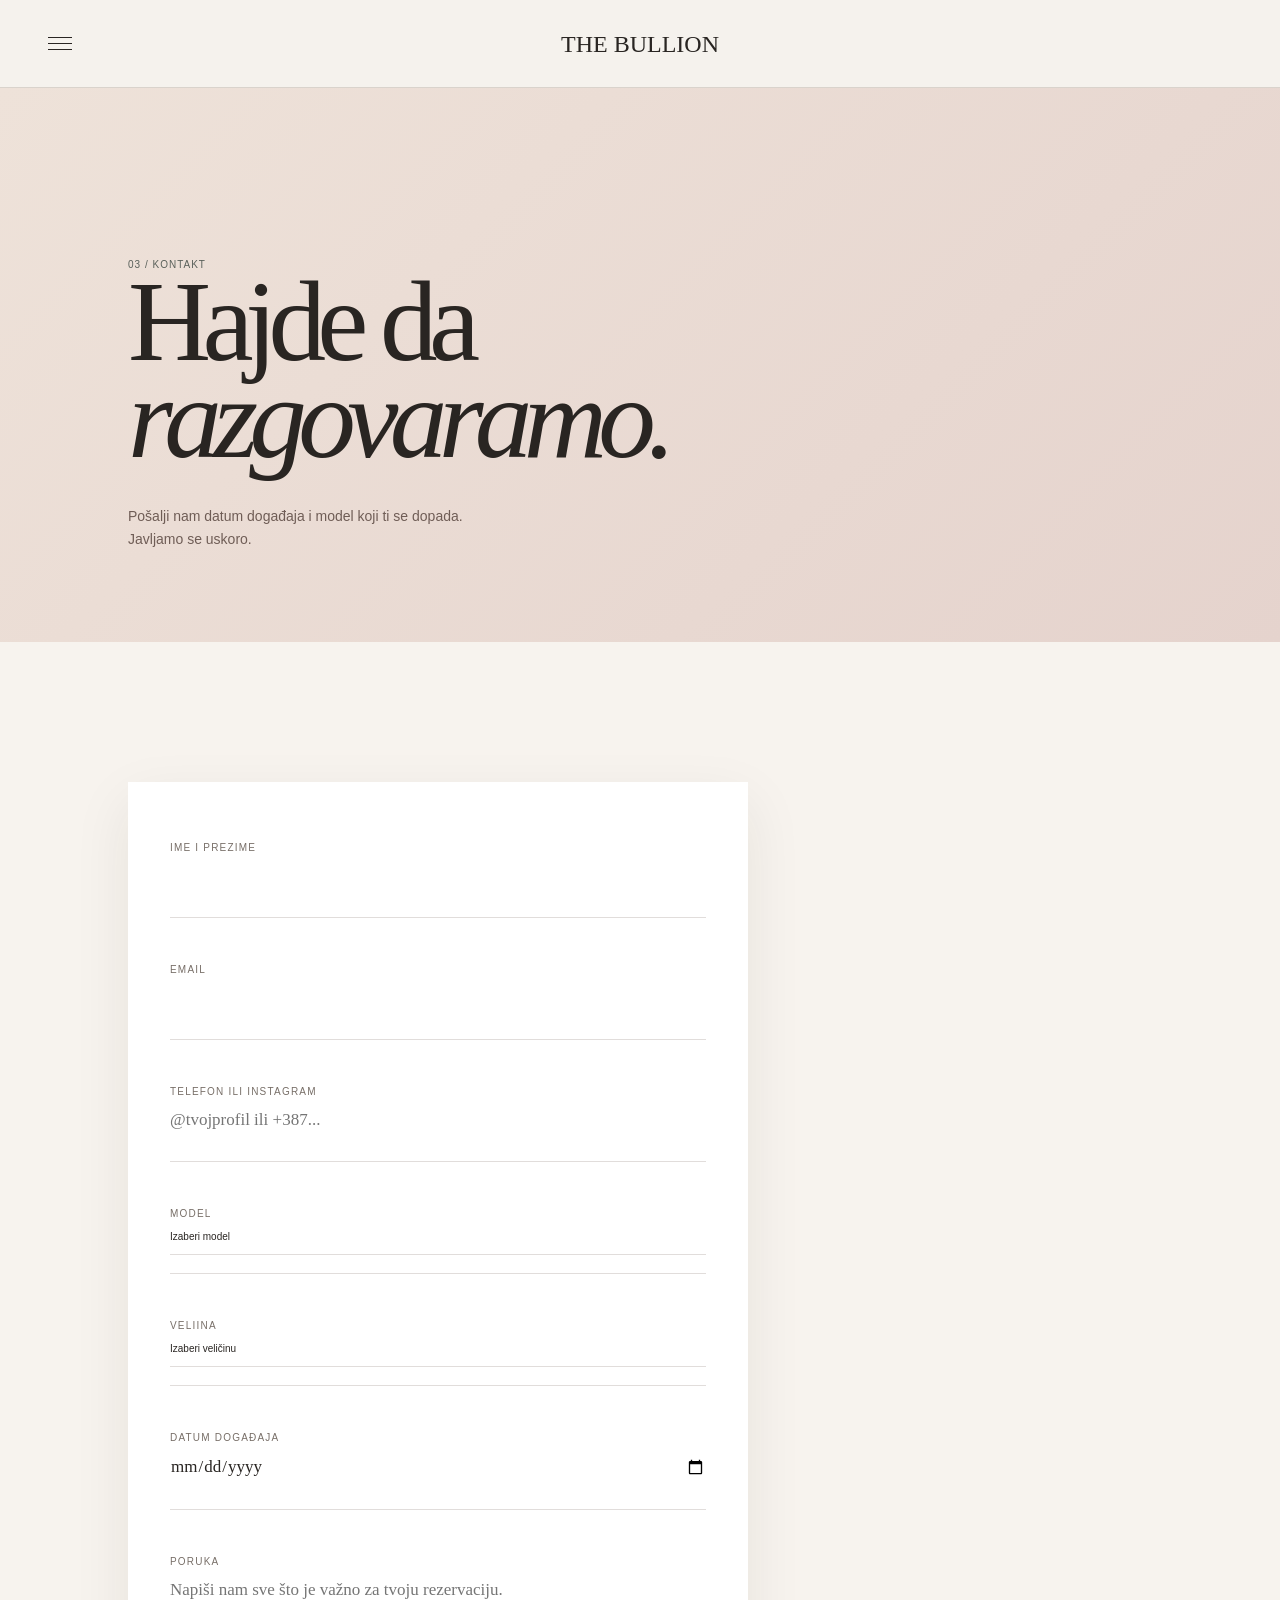
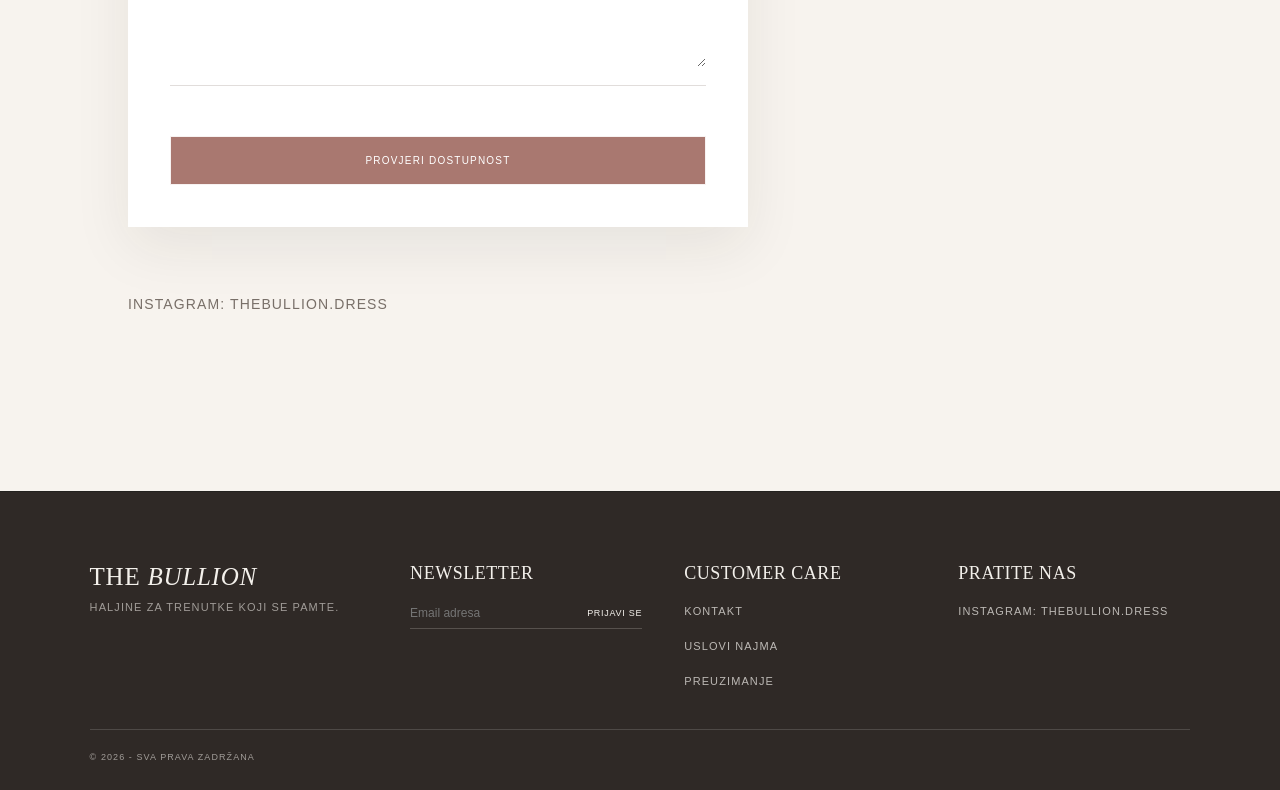
<file: pages/kontakt.html>
<!doctype html><html lang="sr"><head><meta charset="utf-8"><meta name="viewport" content="width=device-width,initial-scale=1"><meta name="description" content="Provjeri dostupnost haljine i zakaži privatnu probu u The Bullion atelieru."><meta name="theme-color" content="#f5f2ed"><meta property="og:title" content="Kontakt | The Bullion"><meta property="og:description" content="Provjeri dostupnost i zakaži privatnu probu."><meta property="og:type" content="website"><title>Kontakt | The Bullion</title><link rel="icon" href="../assets/favicon.svg" type="image/svg+xml"><link rel="canonical" href="http://127.0.0.1:8000/pages/kontakt.html"><link rel="stylesheet" href="../css/site-bundle.css?v=202610022121"></head><body><header class="site-header"><a class="wordmark" href="../index.html">THE BULLION</a><nav class="main-nav"><a href="kolekcija.html">Kolekcija</a><a href="atelier.html">Atelier</a><a href="kontakt.html">Kontakt</a></nav><button class="menu-button" aria-label="Otvori meni" aria-expanded="false"><span></span><span></span></button></header><main><section class="page-hero"><p class="section-label">03 / Kontakt</p><h1>Hajde da<br><em>razgovaramo.</em></h1><p>Pošalji nam datum događaja i model koji ti se dopada. Javljamo se uskoro.</p></section><section class="page-copy"><form class="contact-form"><label for="contact-name">Ime i prezime<input id="contact-name" name="name" type="text" autocomplete="name" required></label><label for="contact-email">Email<input id="contact-email" name="email" type="email" autocomplete="email" required></label><label for="contact-phone">Telefon ili Instagram<input id="contact-phone" name="phone" type="text" autocomplete="tel" placeholder="@tvojprofil ili +387..."></label><label for="contact-model">Model<select id="contact-model" name="model"><option value="">Izaberi model</option></select></label><label for="contact-size">Veliina<select id="contact-size" name="size"><option value="">Izaberi veličinu</option><option>XS</option><option>S</option><option>M</option><option>L</option><option>XL</option></select></label><label for="contact-date">Datum događaja<input id="contact-date" name="event-date" type="date"></label><label for="contact-message">Poruka<textarea id="contact-message" name="message" placeholder="Napiši nam sve što je važno za tvoju rezervaciju."></textarea></label><input type="hidden" name="wishlist"><button class="button" type="submit">Provjeri dostupnost</button></form><p class="contact-detail">Instagram: <a href="https://www.instagram.com/thebullion.dress" target="_blank" rel="noreferrer">thebullion.dress</a></p></section></main><footer class="site-footer"><span>© 2026 The Bullion</span><span>Privatne probe uz zakazivanje</span><span><a href="https://www.instagram.com/thebullion.dress" target="_blank" rel="noreferrer">Instagram</a></span></footer><script src="../js/site.js?v=202610031124"></script></body></html>
</file>
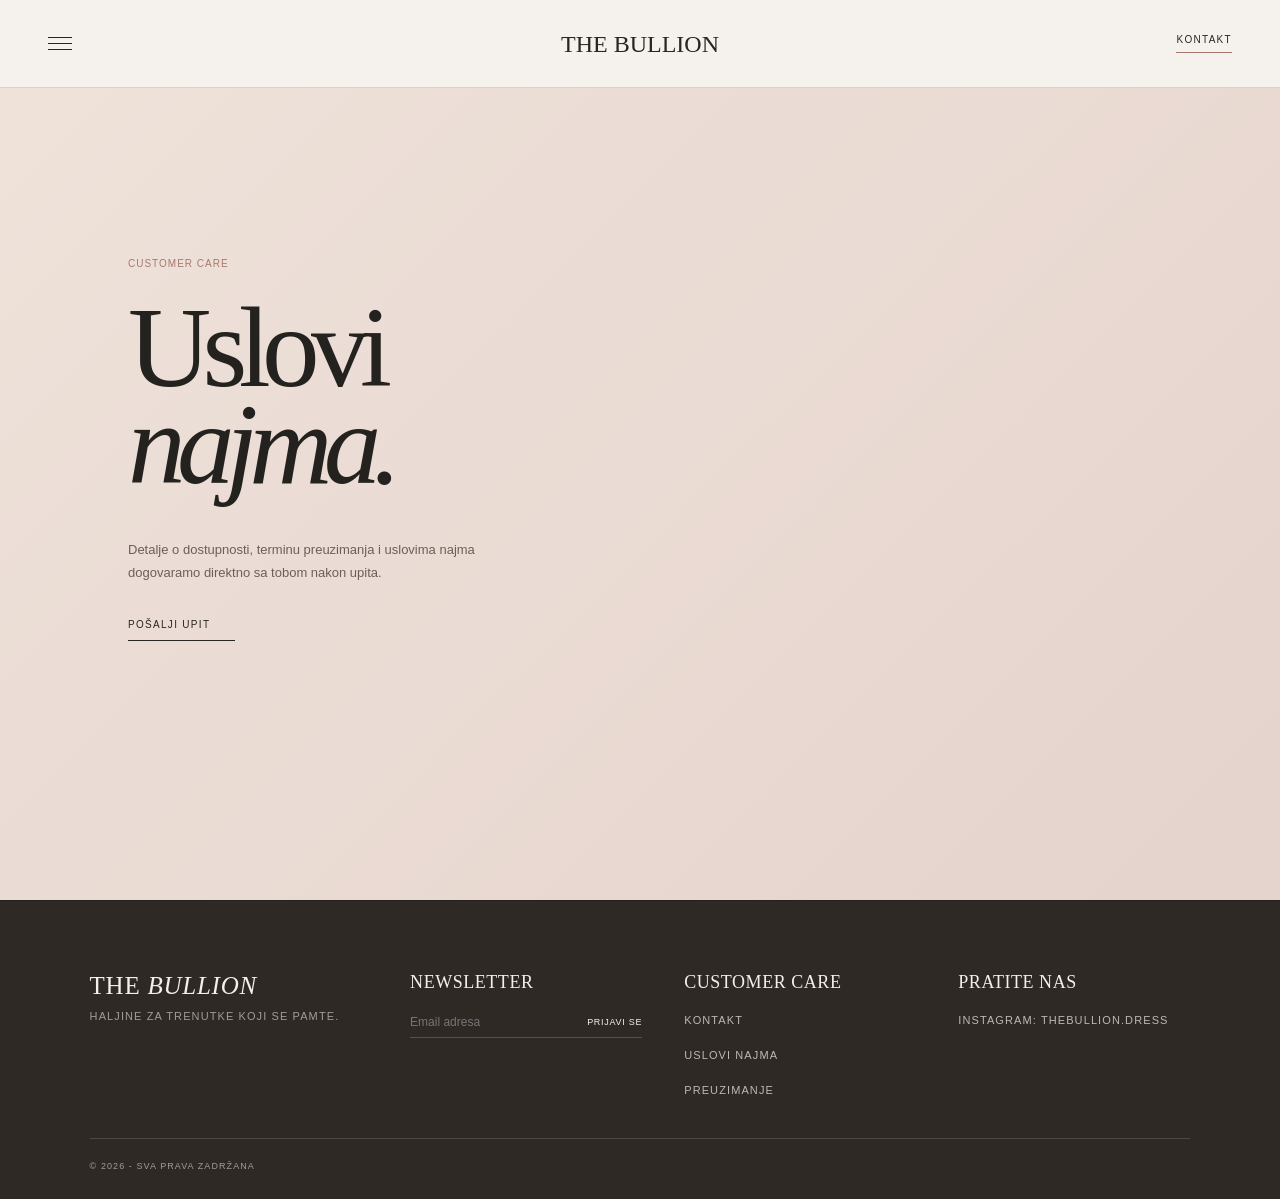
<file: pages/returns.html>
<!doctype html><html lang="sr"><head><meta charset="utf-8"><meta name="viewport" content="width=device-width,initial-scale=1"><title>Uslovi najma | The Bullion</title><link rel="stylesheet" href="../css/site-bundle.css?v=202610022121"></head><body><header class="site-header inner-header"><a class="wordmark" href="../index.html">THE BULLION</a><nav class="main-nav"><a href="the-selection.html">The Collection</a><a href="atelier.html">The Atelier</a></nav><a class="header-contact" href="kontakt.html">Kontakt</a></header><main class="text-page"><p class="section-label">Customer care</p><h1>Uslovi<br><em>najma.</em></h1><p>Detalje o dostupnosti, terminu preuzimanja i uslovima najma dogovaramo direktno sa tobom nakon upita.</p><a class="text-link" href="kontakt.html">Pošalji upit <span></span></a></main><footer class="site-footer"><span>© 2026 The Bullion</span><span>Privatne probe uz zakazivanje</span></footer><script src="../js/site.js?v=202610031124"></script></body></html>
</file>
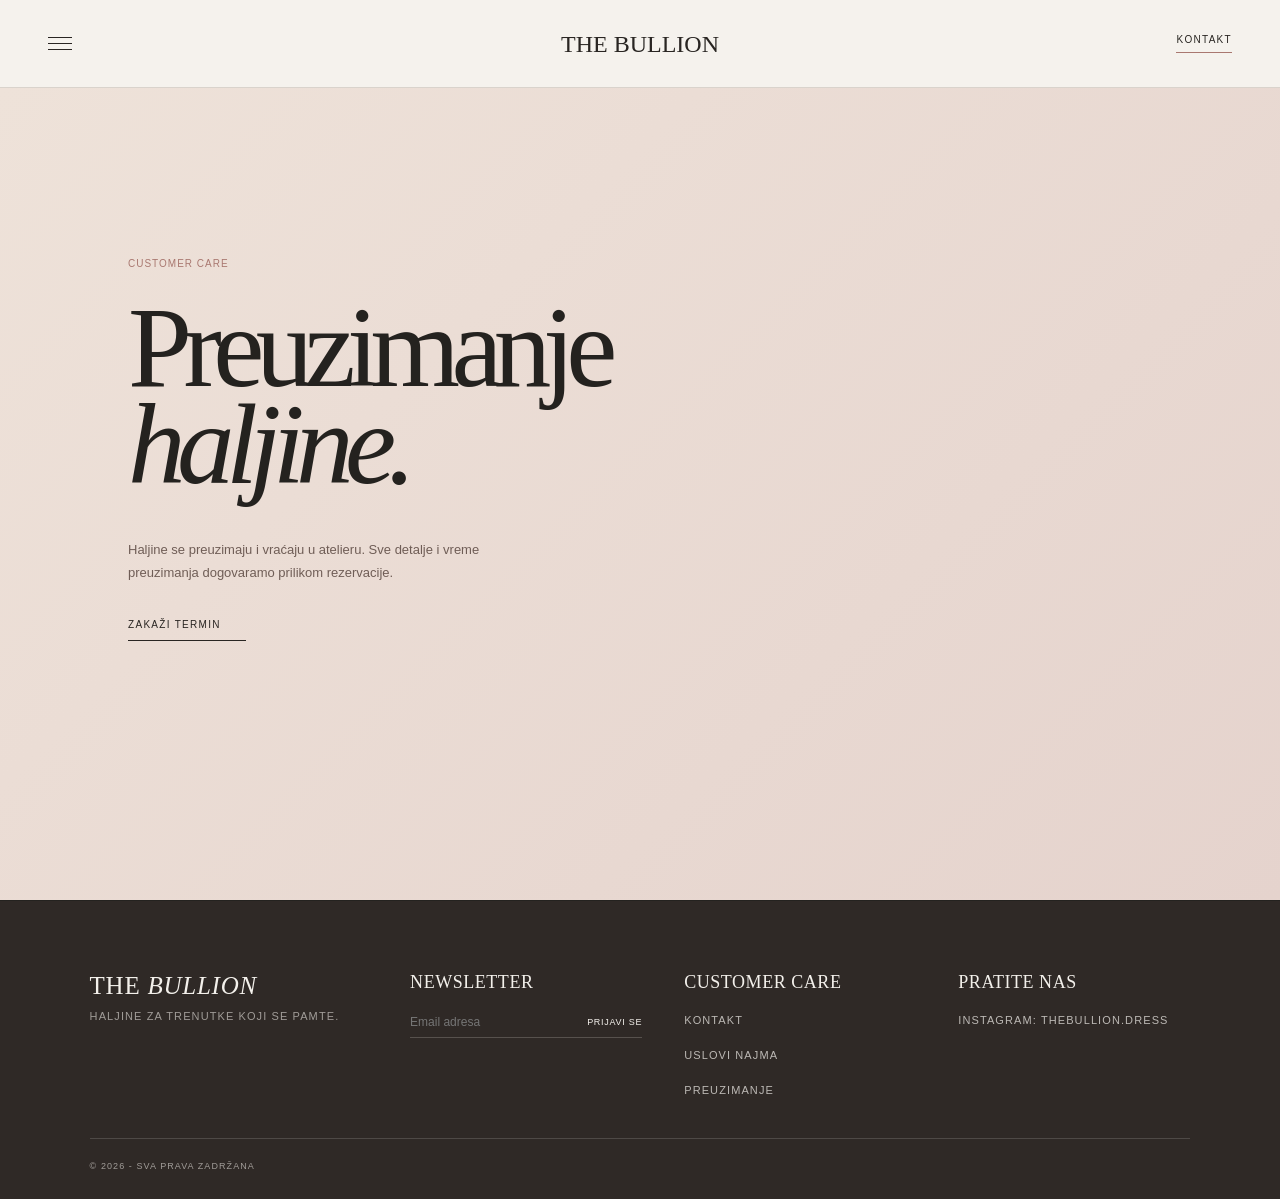
<file: pages/shipping.html>
<!doctype html><html lang="sr"><head><meta charset="utf-8"><meta name="viewport" content="width=device-width,initial-scale=1"><title>Preuzimanje | The Bullion</title><link rel="stylesheet" href="../css/site-bundle.css?v=202610022121"></head><body><header class="site-header inner-header"><a class="wordmark" href="../index.html">THE BULLION</a><nav class="main-nav"><a href="the-selection.html">The Collection</a><a href="atelier.html">The Atelier</a></nav><a class="header-contact" href="kontakt.html">Kontakt</a></header><main class="text-page"><p class="section-label">Customer care</p><h1>Preuzimanje<br><em>haljine.</em></h1><p>Haljine se preuzimaju i vraćaju u atelieru. Sve detalje i vreme preuzimanja dogovaramo prilikom rezervacije.</p><a class="text-link" href="kontakt.html">Zakaži termin <span></span></a></main><footer class="site-footer"><span>© 2026 The Bullion</span><span>Privatne probe uz zakazivanje</span></footer><script src="../js/site.js?v=202610031124"></script></body></html>
</file>
<file: css/site-bundle.css>
/* styles.css */
:root{--ink:#202522;--paper:#f3f0eb;--sage:#a8b3a0;--light:#dfe3dd;--line:rgba(32,37,34,.22);--serif:'Playfair Display',Georgia,serif;--sans:'DM Sans',Arial,sans-serif}*{box-sizing:border-box}html{scroll-behavior:smooth}body{margin:0;background:var(--paper);color:var(--ink);font:13px var(--sans)}body.site-ready{visibility:visible}a{color:inherit;text-decoration:none}.site-header{align-items:center;display:flex;justify-content:space-between;padding:25px 4.5vw;position:absolute;top:0;width:100%;z-index:5}.wordmark{font-size:17px;letter-spacing:-.05em}.wordmark em{font:500 20px var(--serif)}.main-nav{display:flex;gap:38px;margin-left:130px}.main-nav a,.section-label,.eyebrow,.dress-meta,.site-footer{font-size:10px;letter-spacing:.1em;text-transform:uppercase}.main-nav a:hover,.text-link:hover,.contact-email:hover{opacity:.55}.menu-button{background:none;border:0;cursor:pointer;display:none;padding:5px}.menu-button span{background:var(--ink);display:block;height:1px;margin:5px 0;width:23px}h1,h2,h3{font-family:var(--serif);font-weight:500;letter-spacing:-.055em;margin:0}h1{font-size:clamp(58px,8.3vw,130px);line-height:.9}h1 i,h2 em,h3 em{font-weight:500}h2{font-size:clamp(47px,6vw,88px);line-height:.93}.text-link{border-bottom:1px solid;display:inline-flex;font-size:11px;gap:25px;letter-spacing:.08em;margin-top:48px;padding-bottom:9px;text-transform:uppercase}.text-link span,.contact-email span{font-size:16px}.hero{background:var(--sage);min-height:760px;overflow:hidden;position:relative}.hero-photo,.page-hero-photo{background-position:center;background-size:cover}.hero-photo{background-image:url('https://images.unsplash.com/photo-1515372039744-b8f02a3ae446?auto=format&fit=crop&w=1800&q=88');height:100%;left:42%;position:absolute;top:0;width:58%}.hero-copy{left:10%;position:absolute;top:35%}.eyebrow,.section-label{margin:0 0 30px}.hero-note{bottom:43px;font:15px/1.25 var(--serif);position:absolute;right:4.5vw}.intro{padding:175px 10% 180px}.intro-content{display:grid;gap:12%;grid-template-columns:1fr 1fr;margin-left:18%}.intro-text{max-width:330px;padding-top:14px}.intro-text p,.collection-description,.contact-copy>p:not(.section-label),.process-grid p{color:#59605a;line-height:1.7;margin:0 0 20px}.collection{padding:0 4.5vw 185px}.section-heading{display:grid;grid-template-columns:1fr 1.5fr 1fr;padding-bottom:85px}.section-heading h2{grid-column:2}.collection-description{align-self:end;max-width:270px}.dress-grid{align-items:start;display:grid;gap:7.5vw 2.1vw;grid-template-columns:repeat(12,1fr)}.dress-card{grid-column:span 4}.dress-card-large{grid-column:span 5}.dress-card-offset{grid-column:8/span 4;margin-top:120px}.dress-card-wide{grid-column:4/span 5;margin-top:-20px}.dress-image{aspect-ratio:.76;background-position:center;background-size:cover;filter:saturate(.82);transition:.5s}.dress-card:hover .dress-image{filter:saturate(1);transform:scale(.985)}.image-two{background-image:url('https://images.unsplash.com/photo-1566174053879-31528523f8ae?auto=format&fit=crop&w=1000&q=85')}.image-three{background-image:url('https://images.unsplash.com/photo-1595777457583-95e059d581b8?auto=format&fit=crop&w=1000&q=85')}.image-four{background-image:url('https://images.unsplash.com/photo-1539008835657-9e8e9680c956?auto=format&fit=crop&w=1000&q=85')}.image-five{background-image:url('https://images.unsplash.com/photo-1550639525-c97d455acf70?auto=format&fit=crop&w=1200&q=85')}.dress-meta{align-items:center;display:grid;grid-template-columns:30px 1fr auto;padding-top:13px}.dress-meta strong{font-weight:500}.process{background:var(--light);padding:125px 10% 145px}.process-grid{display:grid;gap:8%;grid-template-columns:repeat(3,1fr);margin:75px 0 0 18%}.process-grid>div{border-top:1px solid var(--line);padding-top:16px}.process-grid h3{font-size:43px;line-height:.94;margin:65px 0 42px}.process-grid p{max-width:210px}.contact{display:grid;grid-template-columns:54% 46%;min-height:710px}.contact-photo{background:center/cover url('https://images.unsplash.com/photo-1525507119028-ed4c629a60a3?auto=format&fit=crop&w=1400&q=85')}.contact-copy{padding:120px 10%}.contact-copy h2{margin:75px 0 45px}.contact-copy>p:not(.section-label){max-width:275px}.contact-email{border-bottom:1px solid;display:inline-flex;font:20px var(--serif);gap:30px;margin-top:25px;padding-bottom:8px}.contact-detail{font-size:10px;letter-spacing:.08em;line-height:1.6;margin-top:105px;text-transform:uppercase}.site-footer{display:flex;justify-content:space-between;padding:23px 4.5vw}.page-hero{padding:180px 10% 100px}.page-hero h1{font-size:clamp(58px,9vw,130px);max-width:900px}.page-hero p{color:#59605a;line-height:1.7;margin:38px 0 0;max-width:320px}.page-hero-photo{height:520px;margin:0 4.5vw 110px}.page-copy{padding:0 10% 150px}.page-copy h2{margin:55px 0 35px}.page-copy p{color:#59605a;line-height:1.7;max-width:460px}.atelier-layout{display:grid;gap:10%;grid-template-columns:1fr 1fr}.atelier-layout h2{margin:0}.atelier-layout p{margin-top:10px}.contact-form{display:grid;gap:28px;max-width:540px}.contact-form label{border-bottom:1px solid var(--line);display:flex;flex-direction:column;font-size:10px;letter-spacing:.1em;padding-bottom:10px;text-transform:uppercase}.contact-form input,.contact-form textarea{background:transparent;border:0;color:var(--ink);font:16px var(--serif);outline:0;padding:13px 0}.contact-form textarea{min-height:100px;resize:vertical}.button{background:var(--ink);border:0;color:var(--paper);cursor:pointer;font:11px var(--sans);letter-spacing:.1em;padding:17px;text-transform:uppercase}.button:hover{background:#59605a}@media(max-width:700px){.site-header{padding:20px 6vw}.main-nav{background:var(--paper);display:none;flex-direction:column;gap:20px;left:0;margin:0;padding:90px 8vw 35px;position:absolute;top:0;width:100%}.main-nav.open{display:flex}.menu-button{display:block;position:relative;z-index:2}.hero{min-height:680px}.hero-photo{height:65%;left:0;top:35%;width:100%}.hero:after{background:linear-gradient(180deg,var(--sage),rgba(168,179,160,.05) 45%,transparent);content:'';inset:0;position:absolute}.hero-copy,.hero-note{z-index:1}.hero-copy{left:8vw;top:22%}h1{font-size:62px}.hero-note{bottom:25px;left:8vw;right:auto}.intro,.process{padding:100px 8vw}.intro-content,.section-heading,.process-grid{display:block;margin-left:0}.intro-content h2,.section-heading h2{margin:55px 0 35px}.collection{padding:0 8vw 100px}.dress-grid{display:block}.dress-card,.dress-card-offset,.dress-card-wide{margin:0 0 58px}.dress-card-offset{margin-left:16%;width:84%}.process-grid{margin-top:50px}.process-grid>div{margin-bottom:55px}.process-grid h3{margin:35px 0 25px}.contact{display:flex;flex-direction:column}.contact-photo{min-height:430px}.contact-copy{padding:85px 8vw 95px}.contact-copy h2{margin:55px 0 35px}.contact-detail{margin-top:75px}.page-hero{padding:140px 8vw 70px}.page-hero-photo{height:420px;margin:0 0 85px}.page-copy{padding:0 8vw 100px}.atelier-layout{display:block}.atelier-layout h2{margin-bottom:45px}.site-footer{flex-wrap:wrap;gap:15px;padding:20px 8vw}}

/* collections.css */
.header-contact{border-bottom:1px solid;font-size:10px;letter-spacing:.1em;padding-bottom:6px;text-transform:uppercase}.header-contact:hover{opacity:.55}.landing-main{display:grid;grid-template-columns:1fr 1fr;min-height:calc(100vh - 59px);padding-top:59px}.landing-collection{align-items:flex-end;background-position:center;background-size:cover;color:#fff;display:flex;font:clamp(34px,5vw,75px) var(--serif);justify-content:space-between;line-height:.9;padding:4.5vw;transition:filter .5s}.landing-collection:hover{filter:brightness(.84)}.landing-collection i{font:32px var(--sans)}.selection-cover{background-image:linear-gradient(0deg,rgba(20,24,21,.3),transparent 55%),url('https://images.unsplash.com/photo-1595777457583-95e059d581b8?auto=format&fit=crop&w=1200&q=88')}.atelier-cover{background-image:linear-gradient(0deg,rgba(20,24,21,.3),transparent 55%),url('https://images.unsplash.com/photo-1515372039744-b8f02a3ae446?auto=format&fit=crop&w=1200&q=88')}.catalog-intro{padding:180px 10% 100px}.catalog-intro h1,.text-page h1{font-size:clamp(65px,10vw,150px);line-height:.86}.catalog-intro>p:last-child{color:#59605a;line-height:1.7;margin:42px 0 0;max-width:280px}.product-grid{display:grid;gap:75px 2.5vw;grid-template-columns:repeat(3,1fr);padding:0 4.5vw 160px;visibility:visible}.product-card:nth-child(2),.product-card:nth-child(5){margin-top:0}.product-image{aspect-ratio:.76;background-position:center;background-size:cover;display:block;filter:saturate(.82);height:auto;object-fit:cover;transition:.5s;width:100%}.product-card:hover .product-image{filter:saturate(1);transform:scale(.985)}.product-card h2{font:22px var(--serif);letter-spacing:-.04em;margin:15px 0 8px}.product-card span{font-size:10px;letter-spacing:.1em;text-transform:uppercase}.image-crop-left{background-position:35% center}.image-crop-top{background-position:center 30%}.site-footer-expanded{display:grid;gap:7vw;grid-template-columns:1.2fr 1.5fr 1fr 1fr;padding:65px 4.5vw 25px;position:relative}.site-footer-expanded strong{font:16px var(--serif);font-weight:500}.site-footer-expanded strong em{font-style:italic}.site-footer-expanded p{color:#59605a;font-size:12px;line-height:1.5;margin-top:20px}.site-footer-expanded>div>a{display:block;font-size:11px;margin-top:13px}.site-footer-expanded>small{border-top:1px solid var(--line);grid-column:1/-1;padding-top:20px}.newsletter{border-bottom:1px solid var(--ink);display:flex;margin-top:25px;max-width:260px}.newsletter input{background:transparent;border:0;color:var(--ink);font:12px var(--sans);outline:0;padding:8px 0;width:100%}.newsletter button{background:none;border:0;cursor:pointer;font-size:10px;white-space:nowrap}.text-page{min-height:calc(100vh - 100px);padding:190px 10% 130px}.text-page>p:not(.section-label){color:#59605a;line-height:1.7;margin:45px 0 0;max-width:350px}@media(max-width:700px){.landing-main{display:block;padding-top:58px}.landing-collection{height:46vh;padding:8vw}.landing-collection i{font-size:24px}.inner-header .main-nav{margin:0}.catalog-intro{padding:140px 8vw 80px}.product-grid{display:block;padding:0 8vw 100px}.product-card,.product-card:nth-child(2),.product-card:nth-child(5){margin:0 0 60px}.site-footer-expanded{display:block;padding:65px 8vw 25px}.site-footer-expanded>div{margin-bottom:45px}.text-page{padding:140px 8vw 100px}}

/* reference.css */
body{background:#fff;color:#111}.site-header{background:#fff;border-bottom:1px solid #d8d8d8;height:86px;padding:0 48px;position:relative}.wordmark{font-family:Georgia,serif;font-size:24px;left:50%;letter-spacing:-.06em;position:absolute;top:50%;transform:translate(-50%,-50%);white-space:nowrap}.wordmark em{font:inherit;font-style:normal}.menu-button{display:block;order:-1}.menu-button span{background:#111;height:1px;margin:6px 0;width:24px}.main-nav{display:none}.header-contact{border:0;color:#111;font-size:0;margin-left:auto;padding:0}.header-contact:after{display:none}.landing-main{align-items:center;background:linear-gradient(rgba(0,0,0,.12),rgba(0,0,0,.12)),url('https://images.unsplash.com/photo-1483985988355-763728e1935b?auto=format&fit=crop&w=2200&q=90') center/cover;display:flex;flex-direction:column;gap:18px;justify-content:center;min-height:calc(100vh - 86px);padding:0}.landing-collection{align-items:center;background:none!important;border:1px solid rgba(17,17,17,.72);color:#111;display:flex;flex:none;font:11px var(--sans);height:62px;justify-content:center;letter-spacing:.16em;padding:0;text-transform:uppercase;width:184px}.landing-collection i{display:none}.landing-collection:hover{background:rgba(255,255,255,.12)!important;filter:none}.landing-footer{background:#fff;color:#111}.catalog-intro{padding:76px 48px 58px}.catalog-intro .section-label{margin-bottom:24px}.catalog-intro h1{font-family:Georgia,serif;font-size:56px;letter-spacing:-.045em;line-height:1}.catalog-intro>p:last-child{font-size:12px;margin-top:25px}.product-grid{gap:0 2px;padding:0 45px 100px}.product-card{background:#fff;text-align:center}.product-card:nth-child(2),.product-card:nth-child(5){margin-top:0}.product-image{aspect-ratio:.75;filter:none}.product-card h2{font-size:16px;margin:20px 0 8px}.product-card span{font-size:11px;letter-spacing:.04em;text-transform:none}.site-footer-expanded{border-top:1px solid #ddd;padding-left:48px;padding-right:48px}.text-page{padding-left:48px;padding-right:48px}.text-page h1{font-family:Georgia,serif}@media(max-width:700px){.site-header{height:66px;padding:0 22px}.wordmark{font-size:20px}.landing-main{min-height:calc(100vh - 66px)}.landing-collection{height:56px;width:170px}.catalog-intro{padding:60px 22px 45px}.catalog-intro h1{font-size:48px}.product-grid{display:grid;grid-template-columns:repeat(2,1fr);gap:48px 2px;padding:0 12px 80px}.product-card,.product-card:nth-child(2),.product-card:nth-child(5){margin:0}.product-card h2{font-size:14px;margin-top:13px}.product-card span{font-size:10px}.site-footer-expanded{padding-left:22px;padding-right:22px}.text-page{padding-left:22px;padding-right:22px}}

/* polish.css */
body{overflow-x:hidden}.site-header{animation:header-in .7s ease both}.landing-main{animation:hero-in 1s ease both}.landing-main:after{background:radial-gradient(circle at 50% 42%,rgba(255,255,255,.08),transparent 35%);content:'';inset:0;pointer-events:none;position:absolute}.landing-collection{position:relative;z-index:1}.landing-collection:after{background:#111;bottom:-1px;content:'';height:1px;left:50%;position:absolute;transform:scaleX(0) translateX(-50%);transform-origin:center;transition:transform .35s ease;width:80%}.landing-collection:hover:after{transform:scaleX(1) translateX(-50%)}.main-nav.open{align-items:flex-start;background:#f8f8f6;display:flex;flex-direction:column;gap:26px;height:100vh;justify-content:center;left:0;margin:0;padding:48px;position:fixed;top:0;width:min(420px,88vw);z-index:10}.main-nav.open a{font:clamp(32px,5vw,48px) Georgia,serif;letter-spacing:-.04em;text-transform:none}.menu-button{position:relative;z-index:11}.menu-button[aria-expanded=true] span:first-child{transform:translateY(3px) rotate(45deg)}.menu-button[aria-expanded=true] span:last-child{transform:translateY(-3px) rotate(-45deg)}.menu-button span{transition:transform .25s ease}.product-card{animation:card-in .7s ease both}.product-card:nth-child(2){animation-delay:.08s}.product-card:nth-child(3){animation-delay:.16s}.product-card:nth-child(4){animation-delay:.24s}.product-card:nth-child(5){animation-delay:.32s}.product-card:nth-child(6){animation-delay:.4s}.product-image{transition:filter .4s ease,transform .4s ease}.product-card:hover .product-image{filter:brightness(.94);transform:scale(.99)}.contact-form .button{transition:background .25s ease,letter-spacing .25s ease}.contact-form .button:hover{letter-spacing:.16em}.form-message{color:#59605a;font:15px/1.5 Georgia,serif;margin-top:25px}@keyframes header-in{from{opacity:0;transform:translateY(-12px)}to{opacity:1;transform:translateY(0)}}@keyframes hero-in{from{opacity:0;transform:scale(1.02)}to{opacity:1;transform:scale(1)}}@keyframes card-in{from{opacity:0;transform:translateY(18px)}to{opacity:1;transform:translateY(0)}}@media(max-width:700px){.main-nav.open{padding:32px}.landing-main:after{display:none}.product-grid{animation:hero-in .8s ease both}}

/* bullion-identity.css */
body{background:#f2eee8;color:#24221f}.site-header{background:#f2eee8;border-bottom:1px solid rgba(36,34,31,.18)}.wordmark{font-family:Georgia,serif;font-size:24px;left:48px;transform:translateY(-50%)}.header-contact{color:#24221f}.landing-main{background:#f2eee8;display:grid;gap:12px;grid-template-columns:1fr 1fr;min-height:calc(100vh - 86px);padding:24px 42px 42px}.landing-main:after{display:none}.landing-collection{align-items:flex-end;background-position:center;background-size:cover;border:0;color:#fff;height:auto;justify-content:space-between;min-height:calc(100vh - 152px);padding:30px;position:relative}.landing-collection:before{background:linear-gradient(0deg,rgba(20,18,16,.5),transparent 55%);content:'';inset:0;position:absolute;transition:opacity .35s}.landing-collection:hover:before{opacity:.65}.landing-collection span,.landing-collection i{position:relative;z-index:1}.landing-collection span{font:clamp(30px,4vw,64px) Georgia,serif;letter-spacing:-.055em;text-transform:none}.landing-collection i{display:block;font:18px var(--sans)}.selection-cover{background-image:url('https://images.unsplash.com/photo-1595777457583-95e059d581b8?auto=format&fit=crop&w=1200&q=88')}.atelier-cover{background-image:url('https://images.unsplash.com/photo-1515372039744-b8f02a3ae446?auto=format&fit=crop&w=1200&q=88')}.landing-footer{background:#f2eee8}.catalog-intro{background:#ded9d0}.catalog-intro h1{color:#24221f}.product-grid{background:#f2eee8;padding-top:22px}.product-card{background:#f2eee8}.product-card h2{font-family:Georgia,serif}.site-footer-expanded{background:#24221f;border-color:#24221f;color:#f2eee8}.site-footer-expanded p,.site-footer-expanded a{color:#c7c0b6}.newsletter{border-color:#f2eee8}.newsletter input{color:#f2eee8}.text-page{background:#ded9d0}.text-page h1{color:#24221f}@media(max-width:700px){.site-header{height:72px}.wordmark{left:22px}.landing-main{display:block;min-height:calc(100vh - 72px);padding:12px 12px 20px}.landing-collection{min-height:43vh;padding:22px}.landing-collection span{font-size:36px}.landing-footer{padding-left:22px;padding-right:22px}.catalog-intro{padding-top:70px}.product-grid{padding-top:12px}}

/* editorial.css */
body{background:#f7f5f1;color:#24221f}.site-header{background:#f7f5f1;border-bottom:1px solid rgba(36,34,31,.16)}.wordmark{left:48px;transform:translateY(-50%)}.landing-main{align-items:stretch;background:#f7f5f1;display:grid;gap:0;grid-template-columns:43% 57%;min-height:calc(100vh - 86px);padding:0}.landing-collection{border:0;min-height:0;position:relative}.selection-cover{align-items:flex-start;background:#d9ddd5!important;color:#24221f;display:flex;flex-direction:column;justify-content:center;padding:8vw}.selection-cover:before{display:none}.selection-cover:after{background:#24221f;bottom:auto;content:'';height:1px;left:8vw;position:absolute;top:calc(50% + 86px);transform:none;width:70px}.selection-cover span{font:clamp(48px,6vw,92px) Georgia,serif;letter-spacing:-.065em;line-height:.86;max-width:360px;text-transform:none}.selection-cover span:before{color:#59605a;content:'The Bullion / 2026';display:block;font:10px var(--sans);letter-spacing:.16em;margin-bottom:34px;text-transform:uppercase}.selection-cover i{color:#59605a;display:block;font-size:16px;margin-top:74px}.atelier-cover{background-image:linear-gradient(0deg,rgba(20,18,16,.32),transparent 50%),url('https://images.unsplash.com/photo-1515372039744-b8f02a3ae446?auto=format&fit=crop&w=1800&q=90');display:flex;justify-content:flex-end;padding:38px}.atelier-cover:before{display:none}.atelier-cover span{font:11px var(--sans);letter-spacing:.15em;text-transform:uppercase}.atelier-cover i{display:none}.landing-footer{background:#f7f5f1}.catalog-intro{background:#d9ddd5}.product-grid{background:#f7f5f1}.product-card{background:#f7f5f1}.product-image{filter:saturate(.88)}.site-footer-expanded{background:#24221f;color:#f7f5f1}.text-page{background:#d9ddd5}@media(max-width:700px){.site-header{height:72px}.wordmark{left:22px}.landing-main{display:flex;flex-direction:column;min-height:calc(100vh - 72px)}.selection-cover{min-height:48vh;padding:12vw}.selection-cover span{font-size:56px}.selection-cover:after{left:12vw;top:auto;bottom:28px}.selection-cover i{margin-top:48px}.atelier-cover{min-height:47vh;padding:24px}.catalog-intro{padding-top:70px}}

/* hero-image.css */
.atelier-cover{background-image:linear-gradient(0deg,rgba(20,18,16,.24),rgba(20,18,16,0) 58%),url('https://images.unsplash.com/photo-1515372039744-b8f02a3ae446?auto=format&fit=crop&w=1800&q=90')!important;background-position:center;background-size:cover}.atelier-cover:before{display:none!important}

/* homepage.css */
.bullion-home{background:radial-gradient(circle at top,rgba(255,255,255,.42),transparent 38%),#f1eee8;display:block;min-height:calc(100vh - 86px);padding:0 0 42px}.home-message{align-items:center;display:flex;flex-direction:column;justify-content:center;margin:0 auto;max-width:560px;padding:clamp(70px,9vw,135px) 24px 80px;text-align:center;width:100%}.home-kicker{color:#77736d;font-size:10px;letter-spacing:.16em;margin:0 0 34px;text-transform:uppercase}.home-message h1{color:#272521;font-family:Georgia,serif;font-size:clamp(58px,7.2vw,110px);letter-spacing:-.07em;line-height:.82;margin:0;text-shadow:0 12px 30px rgba(39,37,33,.06)}.home-message h1 em{font-style:italic;font-weight:500}.home-description{color:#66615a;font-size:14px;line-height:1.65;margin:38px 0 0;max-width:265px}.home-actions{display:flex;flex-direction:column;gap:10px;margin-top:46px;max-width:225px;width:100%}.home-button{align-items:center;border-radius:0;display:flex;font-size:10px;justify-content:center;letter-spacing:.1em;min-height:52px;padding:0 18px;text-align:center;text-transform:uppercase;transition:background .25s ease,color .25s ease,transform .25s ease,box-shadow .25s ease}.home-button:hover{box-shadow:0 18px 28px rgba(39,37,33,.08);transform:translateY(-3px)}.home-button-dark{background:#272521;color:#fff}.home-button-dark:hover{background:#5c655b}.home-button-light{border:1px solid #272521;color:#272521}.home-button-light:hover{background:#272521;color:#fff}.home-image{background:linear-gradient(0deg,rgba(22,20,18,.2),transparent 45%),url('https://images.unsplash.com/photo-1515372039744-b8f02a3ae446?auto=format&fit=crop&w=1800&q=90') center/cover;border-radius:0 0 132px 132px;box-shadow:0 30px 70px rgba(34,30,27,.12);height:calc(100svh - 86px);min-height:620px;overflow:hidden;position:relative}.home-image::before{background:linear-gradient(135deg,rgba(255,255,255,.18),transparent 60%);content:'';inset:0;position:absolute}.image-caption{bottom:22px;color:#fff;display:flex;font-size:9px;justify-content:space-between;left:24px;letter-spacing:.14em;position:absolute;right:24px;text-transform:uppercase}.landing-footer{background:#f1eee8}@media(max-width:700px){.bullion-home{min-height:calc(100vh - 72px);padding:0 0 12px}.home-message{max-width:none;min-height:54vh;padding:18vw 9vw;width:100%}.home-message h1{font-size:64px}.home-description{font-size:13px;margin-top:28px}.home-actions{margin-top:30px;max-width:none}.home-button{min-height:48px}.home-image{border-radius:0 0 58px 58px;height:68svh;min-height:480px}.image-caption{bottom:15px;left:15px;right:15px}}

/* video-hero.css */
.home-image{background:none;overflow:hidden;position:relative}.home-image:after{background:linear-gradient(0deg,rgba(22,20,18,.28),transparent 45%);content:'';inset:0;pointer-events:none;position:absolute;z-index:1}.home-video{display:block;height:100%;inset:0;object-fit:cover;opacity:1;position:absolute;transition:opacity .3s ease;width:100%;z-index:0}.home-image.video-fallback .home-video{display:block;opacity:1}.image-caption{position:relative;z-index:2}

/* video-fallback.css */
.home-image.video-fallback{animation:none;background:none}.home-image.video-fallback:after{display:block}.home-image.video-fallback .home-video{display:block;opacity:1}.home-image.video-fallback .image-caption{z-index:2}

/* premium-home.css */
.featured-section{background:#f7f5f1;display:grid;gap:9vw;grid-template-columns:.8fr 1.4fr;padding:150px 8vw}.section-intro{align-self:center;max-width:280px}.section-intro h2,.story-copy h2,.ritual-section h2,.home-contact h2{font:500 clamp(45px,5vw,78px)/.92 Georgia,serif;letter-spacing:-.065em;margin:0}.section-intro h2 em,.story-copy h2 em,.ritual-section h2 em,.home-contact h2 em{font-style:italic}.section-intro>p:not(.home-kicker),.story-copy>p:not(.home-kicker),.home-contact>p:not(.home-kicker){color:#66615a;font-size:14px;line-height:1.7;margin:32px 0}.section-intro .home-button{margin-top:38px;max-width:210px}.featured-grid{align-items:start;display:grid;gap:20px;grid-template-columns:1fr 1fr}.featured-card{background:rgba(255,255,255,.26);border:1px solid rgba(36,34,31,.08);border-radius:18px;color:#24221f;padding:12px;transition:transform .35s ease,box-shadow .35s ease,border-color .35s ease}.featured-card:hover{border-color:rgba(36,34,31,.2);box-shadow:0 16px 34px rgba(36,34,31,.08);transform:translateY(-5px)}.featured-card-tall{margin-top:90px}.featured-photo{background-position:center;background-size:cover;border-radius:12px;aspect-ratio:.76;filter:saturate(.82);overflow:hidden;transition:filter .4s,transform .4s}
.featured-photo img{display:block;height:100%;object-fit:cover;width:100%}.featured-card:hover .featured-photo{filter:saturate(1);transform:translateY(-6px)}.photo-rose{background-image:url('https://images.unsplash.com/photo-1566174053879-31528523f8ae?auto=format&fit=crop&w=1000&q=88')}.photo-noir{background-image:url('https://images.unsplash.com/photo-1539008835657-9e8e9680c956?auto=format&fit=crop&w=1000&q=88')}.featured-card strong,.featured-card span{display:block}.featured-card strong{font:20px Georgia,serif;margin-top:17px}.featured-card span{color:#77736d;font-size:11px;margin-top:6px}.atelier-story{background:#d9ddd5;border-radius:0;display:grid;grid-template-columns:55% 45%;min-height:680px}.story-photo{background:center/cover url('https://images.unsplash.com/photo-1525507119028-ed4c629a60a3?auto=format&fit=crop&w=1400&q=88');border-radius:0 0 0 0}.story-copy{align-self:center;padding:10vw}.story-copy .home-button{margin-top:22px;max-width:210px}.ritual-section{background:#272521;color:#f7f5f1;padding:145px 10vw}.ritual-section .home-kicker{color:#bbb4a9}.ritual-section h2{font-size:clamp(52px,7vw,105px)}.ritual-grid{border-top:1px solid rgba(247,245,241,.3);display:grid;gap:7vw;grid-template-columns:repeat(3,1fr);margin-top:110px;padding-top:20px}.ritual-grid > div{padding-top:6px;transition:transform .25s ease}.ritual-grid > div:hover{transform:translateY(-4px)}.ritual-grid span{color:#bbb4a9;font-size:10px;letter-spacing:.12em}.ritual-grid strong{display:block;font:28px Georgia,serif;margin:70px 0 22px}.ritual-grid p{color:#bbb4a9;font-size:13px;line-height:1.6;max-width:180px}.home-contact{align-items:center;background:#d9ddd5;display:flex;flex-direction:column;padding:150px 20px;text-align:center}.home-contact h2{font-size:clamp(50px,7vw,100px)}.home-contact>p:not(.home-kicker){max-width:310px}.home-newsletter{border-bottom:1px solid #272521;display:flex;margin-top:28px;max-width:380px;width:100%}.home-newsletter input{background:transparent;border:0;color:#272521;font:14px var(--sans);outline:0;padding:14px 0;width:100%}.home-newsletter button{background:none;border:0;color:#272521;cursor:pointer;font-size:10px;letter-spacing:.1em;text-transform:uppercase}.premium-footer{background:#f7f5f1;display:grid;gap:7vw;grid-template-columns:1.5fr 1fr 1fr;padding:75px 8vw 28px}.premium-footer strong{font:24px Georgia,serif}.premium-footer strong em{font-style:italic}.premium-footer p{color:#77736d;font-size:12px;line-height:1.7;margin-top:22px}.premium-footer a,.footer-label{display:block;font-size:11px;margin-top:12px}.footer-label{color:#77736d;letter-spacing:.1em;margin:0 0 20px;text-transform:uppercase}.premium-footer small{border-top:1px solid rgba(36,34,31,.18);color:#77736d;grid-column:1/-1;padding-top:20px}@media(max-width:700px){.featured-section{display:block;padding:95px 8vw}.featured-grid{gap:12px;margin-top:65px}.featured-card-tall{margin-top:45px}.featured-card strong{font-size:16px}.featured-card span{font-size:10px}.atelier-story{display:flex;flex-direction:column}.story-photo{min-height:62vh}.story-copy{padding:85px 8vw}.ritual-section{padding:95px 8vw}.ritual-grid{display:block;margin-top:65px}.ritual-grid>div{border-bottom:1px solid rgba(247,245,241,.3);padding:20px 0 30px}.ritual-grid strong{margin:30px 0 16px}.home-contact{padding:100px 8vw}.premium-footer{display:block;padding:65px 8vw 25px}.premium-footer>div{margin-bottom:45px}}

/* brand-assets.css */
.home-image{background-image:none!important}.photo-rose{background-image:url('../assets/dress-pink-ruffle.webp')!important}.photo-noir{background-image:url('../assets/dress-gold.webp')!important}.image-two{background-image:url('../assets/dress-white.webp')!important}.image-three{background-image:url('../assets/dress-magenta.webp')!important}.image-four{background-image:url('../assets/dress-pink-mini.webp')!important}.image-five{background-image:url('../assets/dress-pink-ruffle.webp')!important}.page-hero-photo.image-two{background-image:url('../assets/dress-white.webp')!important}.page-hero-photo.image-five{background-image:url('../assets/dress-gold.webp')!important}.contact-photo{background-image:url('../assets/dress-beaded-pink.webp')!important}.story-photo{background-image:url('../assets/dress-pink-ruffle.webp')!important}.selection-cover{background-image:linear-gradient(0deg,rgba(20,18,16,.3),transparent 55%),url('../assets/dress-red.webp')!important}.atelier-cover{background-image:linear-gradient(0deg,rgba(20,18,16,.2),transparent 55%),url('../assets/dress-gold.webp')!important}.video-fallback{background-image:none!important}

/* campaign-motion.css */
.home-image{animation:red-dress-campaign 14s ease-in-out infinite alternate;background-repeat:no-repeat;will-change:background-position,background-size}@keyframes red-dress-campaign{0%{background-position:48% 24%;background-size:100%}50%{background-position:52% 28%;background-size:106%}100%{background-position:47% 20%;background-size:102%}}@media(prefers-reduced-motion:reduce){.home-image{animation:none}}

/* world-class.css */
.announcement-bar{align-items:center;background:#272521;color:#f7f5f1;display:flex;font-size:9px;justify-content:center;letter-spacing:.14em;min-height:30px;padding:7px 18px;text-transform:uppercase}.announcement-bar span{color:#bdb5aa;margin-left:28px}.site-header{top:30px}.bullion-home{padding-top:26px}.home-image{isolation:isolate}.home-image:before{background:linear-gradient(90deg,rgba(0,0,0,.12),transparent 32%);content:'';inset:0;pointer-events:none;position:absolute;z-index:1}.home-image .image-caption{font-size:9px}.featured-section,.atelier-story,.ritual-section,.home-contact{content-visibility:auto;contain-intrinsic-size:700px}.featured-section,.atelier-story,.ritual-section,.home-contact{animation:section-rise .8s ease both}.availability-strip{align-items:center;background:#c9d0c6;color:#272521;display:flex;font-size:10px;justify-content:space-between;letter-spacing:.14em;padding:22px 8vw;text-transform:uppercase}.availability-strip strong{font:italic 24px Georgia,serif;letter-spacing:-.03em;text-transform:none}.premium-footer{position:relative}.premium-footer:before{background:#c9d0c6;content:'THE BULLION';font:10px var(--sans);left:8vw;letter-spacing:.25em;position:absolute;top:-12px}.home-button{position:relative}.home-button:after{background:currentColor;bottom:0;content:'';height:2px;left:0;position:absolute;transform:scaleX(0);transform-origin:left;transition:transform .35s;width:100%}.home-button:hover:after{transform:scaleX(1)}@keyframes section-rise{from{opacity:0;transform:translateY(20px)}to{opacity:1;transform:translateY(0)}}@media(max-width:700px){.announcement-bar{font-size:8px;justify-content:flex-start;overflow:hidden;white-space:nowrap}.announcement-bar span{margin-left:20px}.site-header{top:30px}.bullion-home{padding-top:12px}.availability-strip{align-items:flex-start;flex-direction:column;gap:13px;padding:25px 8vw}.availability-strip strong{font-size:23px}.premium-footer:before{left:8vw}}

/* final-polish.css */
.floating-booking{background:#272521;bottom:24px;color:#f7f5f1;font-size:10px;letter-spacing:.13em;padding:16px 22px;position:fixed;right:24px;text-transform:uppercase;transition:background .25s,transform .25s;z-index:8}.floating-booking:hover{background:#687466;transform:translateY(-4px)}.site-header{transition:background .25s,box-shadow .25s}.site-header.scrolled{box-shadow:0 8px 25px rgba(39,37,33,.08)}.reveal-on-scroll{opacity:0;transform:translateY(28px);transition:opacity .8s ease,transform .8s ease}.reveal-on-scroll.is-visible{opacity:1;transform:translateY(0)}.featured-card:nth-child(2){transition-delay:.12s}.ritual-grid>div:nth-child(2){transition-delay:.12s}.ritual-grid>div:nth-child(3){transition-delay:.24s}.main-nav.open:before{color:#77736d;content:'MENI';font-size:10px;letter-spacing:.16em;position:absolute;top:34px;text-transform:uppercase}.main-nav.open a{transition:color .2s,transform .2s}.main-nav.open a:hover{color:#687466;transform:translateX(8px)}@media(max-width:700px){.floating-booking{bottom:16px;font-size:9px;padding:14px 17px;right:16px}.main-nav.open{box-shadow:15px 0 40px rgba(39,37,33,.14)}}@media(prefers-reduced-motion:reduce){.reveal-on-scroll{opacity:1;transform:none;transition:none}.floating-booking{transition:none}}

/* header-layout.css */
.site-header{align-items:center;display:flex;min-height:86px;padding:0 48px;position:relative}.site-header .menu-button{display:block;left:48px;margin:0;position:absolute;top:50%;transform:translateY(-50%);z-index:12}.site-header .wordmark{left:50%;margin:0;position:absolute;top:50%;transform:translate(-50%,-50%);white-space:nowrap;z-index:11}.site-header .main-nav{display:none}.site-header .header-contact{margin-left:auto}.site-header .menu-button span{display:block}@media(max-width:700px){.site-header{min-height:72px;padding:0 22px}.site-header .menu-button{left:22px}.site-header .wordmark{left:50%;font-size:20px}.site-header .header-contact{font-size:0;margin-left:auto}}

/* menu-fix.css */
.site-header .main-nav.open{align-items:flex-start;background:#f8f8f6;display:flex!important;flex-direction:column;gap:26px;height:100vh;justify-content:center;left:0;margin:0;padding:48px;position:fixed;top:0;width:min(420px,88vw);z-index:10}.site-header .main-nav.open a{font:clamp(32px,5vw,48px) Georgia,serif;letter-spacing:-.04em;text-transform:none}.site-header .main-nav.open:before{display:none}@media(max-width:700px){.site-header .main-nav.open{padding:32px;width:88vw}}

/* sitewide-final.css */
:root{--cream:#f5f2ed;--ink:#24221f;--muted:#746e66;--sage:#cbd3c9;--line:rgba(36,34,31,.16)}body{background:var(--cream);color:var(--ink);font-family:var(--sans);overflow-x:hidden}.site-header{background:var(--cream);border-bottom:1px solid var(--line);box-shadow:none;min-height:88px;position:relative;top:0!important;z-index:20}.site-header .wordmark{color:var(--ink);font-family:Georgia,serif;font-size:25px;letter-spacing:-.08em}.site-header .menu-button{background:transparent;border:0;cursor:pointer;height:34px;padding:0;width:34px}.site-header .menu-button span{background:var(--ink);height:1px;margin:5px 0;transition:transform .25s,opacity .25s;width:26px}.site-header .menu-button[aria-expanded=true] span:first-child{transform:translateY(6px) rotate(45deg)}.site-header .menu-button[aria-expanded=true] span:nth-child(2){opacity:0}.site-header .menu-button[aria-expanded=true] span:last-child{transform:translateY(-6px) rotate(-45deg)}.site-header .header-contact{border-bottom:1px solid var(--ink);color:var(--ink);font-size:10px;letter-spacing:.13em;padding-bottom:7px;text-transform:uppercase}.page-hero{background:var(--sage);padding:130px 10vw 90px}.page-hero h1{color:var(--ink);font:500 clamp(62px,9vw,140px)/.84 Georgia,serif;letter-spacing:-.075em}.page-hero h1 em{font-style:italic}.page-hero>p:last-child{color:#5f645e;font-size:14px;line-height:1.7;margin-top:38px;max-width:360px}.page-hero-photo{height:min(66vh,680px);margin:0;min-height:480px}.page-copy{background:var(--cream);padding:140px 10vw 160px}.page-copy h2{font:500 clamp(48px,6vw,88px)/.9 Georgia,serif;letter-spacing:-.07em}.page-copy h2 em{font-style:italic}.atelier-layout{gap:14vw}.page-copy p{color:var(--muted);font-size:14px;line-height:1.8}.text-link{border-bottom:1px solid var(--ink);font-size:10px;letter-spacing:.13em;margin-top:35px;padding-bottom:10px;text-transform:uppercase}.product-grid{background:var(--cream);gap:70px 20px;grid-template-columns:repeat(3,1fr);padding:10px 5vw 150px}.catalog-intro{background:var(--sage);padding:130px 10vw 105px}.catalog-intro h1{color:var(--ink);font:500 clamp(62px,9vw,140px)/.84 Georgia,serif;letter-spacing:-.075em}.catalog-intro h1 em{font-style:italic}.catalog-intro>p:last-child{color:#5f645e;font-size:14px;line-height:1.7;margin-top:35px;max-width:350px}.product-image{aspect-ratio:.72;filter:saturate(.88);transition:filter .5s,transform .5s}.product-card{color:var(--ink);text-align:left}.product-card:hover .product-image{filter:saturate(1);transform:translateY(-7px)}.product-card h2{font:22px Georgia,serif;letter-spacing:-.04em;margin:18px 0 7px}.product-card span{color:var(--muted);font-size:10px;letter-spacing:.11em;text-transform:uppercase}.contact-form{background:#fff;box-shadow:0 20px 55px rgba(36,34,31,.08);max-width:620px;padding:42px}.contact-form label{color:var(--muted);font-size:10px;letter-spacing:.12em;padding:18px 0;text-transform:uppercase}.contact-form input,.contact-form textarea{font-size:17px}.contact-form .button{background:var(--ink);border:0;color:#fff;cursor:pointer;font-size:10px;letter-spacing:.12em;margin-top:22px;padding:18px 24px;text-transform:uppercase}.contact-detail{color:var(--muted);font-size:11px;letter-spacing:.08em;line-height:1.8;margin-top:65px;text-transform:uppercase}.text-page{background:var(--sage);min-height:calc(100vh - 88px);padding:170px 10vw}.text-page h1{font:500 clamp(62px,9vw,140px)/.84 Georgia,serif;letter-spacing:-.075em}.text-page h1 em{font-style:italic}.text-page>p:not(.section-label){color:#5f645e;line-height:1.8;max-width:370px}.site-footer{background:var(--ink);color:var(--cream);display:flex;justify-content:space-between;padding:28px 5vw}.site-footer span{font-size:10px;letter-spacing:.1em;text-transform:uppercase}.site-footer-expanded{background:var(--ink);color:var(--cream)}.premium-footer{background:var(--ink);color:var(--cream)}.premium-footer p,.premium-footer a,.premium-footer .footer-label,.premium-footer small{color:#c0bab1}.main-nav.open{box-shadow:22px 0 60px rgba(36,34,31,.16)}@media(max-width:700px){.site-header{min-height:72px}.site-header .wordmark{font-size:21px}.page-hero{padding:90px 8vw 70px}.page-hero h1,.catalog-intro h1,.text-page h1{font-size:62px}.page-hero-photo{height:58vh;min-height:390px}.page-copy{padding:90px 8vw 105px}.atelier-layout{display:block}.atelier-layout h2{margin-bottom:45px}.catalog-intro{padding:90px 8vw 72px}.product-grid{display:grid;gap:55px 9px;grid-template-columns:repeat(2,1fr);padding:10px 12px 95px}.product-card h2{font-size:16px;margin-top:12px}.product-card span{font-size:9px}.contact-form{padding:24px}.text-page{min-height:calc(100vh - 72px);padding:110px 8vw}.site-footer{align-items:flex-start;flex-direction:column;gap:14px;padding:25px 8vw}.site-footer-expanded{padding:60px 8vw 25px}}

/* menu-clean.css */
.site-header .main-nav.open:before{content:none!important;display:none!important}

/* serious-finish.css */
.announcement-bar{font-weight:500}.home-description,.section-intro>p:not(.home-kicker),.story-copy>p:not(.home-kicker),.home-contact>p:not(.home-kicker){max-width:380px}.home-contact .home-button{margin-top:22px;min-width:190px}.availability-strip strong{max-width:430px;text-align:center}.featured-card span{letter-spacing:.06em}.premium-footer a{transition:color .2s}.premium-footer a:hover{color:#fff}@media(max-width:700px){.availability-strip strong{text-align:left}.home-contact .home-button{width:100%}.announcement-bar span{font-weight:400}}

/* world-class-polish.css */
::selection{background:#272521;color:#f7f5f1}
a:focus-visible,button:focus-visible,input:focus-visible,textarea:focus-visible{outline:2px solid #687466;outline-offset:5px}
.site-header{backdrop-filter:blur(12px);background:rgba(245,242,237,.92)}
.announcement-bar{letter-spacing:.18em}
.floating-booking{box-shadow:0 14px 30px rgba(39,37,33,.16);transition:background .25s,box-shadow .25s,transform .25s}
.floating-booking:hover{box-shadow:0 20px 34px rgba(39,37,33,.22)}
.premium-footer a{transition:color .2s,transform .2s}
.premium-footer a:hover{color:#272521;transform:translateX(5px)}
.featured-section,.atelier-story,.home-contact{position:relative}
.featured-section::before,.atelier-story::before,.home-contact::before{background:linear-gradient(90deg,transparent,rgba(36,34,31,.14),transparent);content:'';height:1px;left:8vw;position:absolute;right:8vw;top:0}
.ritual-section{position:relative}
.ritual-section::after{border:1px solid rgba(247,245,241,.18);content:'';inset:18px;pointer-events:none;position:absolute}
.home-image .home-video{filter:saturate(.92);transition:filter .8s,transform 1.2s}
.home-image:hover .home-video{filter:saturate(1.06);transform:scale(1.025)}
.image-caption{opacity:.9;transition:opacity .3s}
.home-image:hover .image-caption{opacity:1}
@media(max-width:700px){
  .site-header{backdrop-filter:blur(10px)}
  .ritual-section::after{inset:10px}
  .featured-section::before,.atelier-story::before,.home-contact::before{left:8vw;right:8vw}
}
@media(prefers-reduced-motion:reduce){
  .home-image .home-video,.floating-booking{transition:none}
}

body{animation:page-arrival .7s ease both}
.home-message{animation:hero-copy-arrival .9s .08s ease both}
.home-image{animation:hero-image-arrival 1s ease both}
.home-kicker{line-height:1.5}
.floating-booking{border:1px solid rgba(247,245,241,.16);border-radius:2px}
.site-header .menu-button{align-items:flex-start;display:flex;flex-direction:column;gap:5px;height:24px;justify-content:center;width:28px}
.site-header .menu-button span{background:var(--ink);display:block;height:1px;margin:0;width:24px}
.site-header .menu-button[aria-expanded=true]{gap:0}
.site-header .menu-button[aria-expanded=true] span:first-child{transform:translateY(1px) rotate(45deg)}
.site-header .menu-button[aria-expanded=true] span:nth-child(2){opacity:0}
.site-header .menu-button[aria-expanded=true] span:last-child{transform:translateY(-1px) rotate(-45deg)}
@keyframes page-arrival{from{opacity:0}to{opacity:1}}
@keyframes hero-copy-arrival{from{opacity:0;transform:translateY(18px)}to{opacity:1;transform:translateY(0)}}
@keyframes hero-image-arrival{from{opacity:0;transform:scale(.985)}to{opacity:1;transform:scale(1)}}
@media(max-width:700px){
  .home-message{padding-bottom:calc(13vw + 72px)}
  .floating-booking{display:none}
  .home-image{animation-duration:.8s}
}
@media(prefers-reduced-motion:reduce){
  body,.home-message,.home-image{animation:none}
}

:root{
  --cream:#f7f3ee;
  --ink:#292522;
  --muted:#786f68;
  --sage:#e8dcd4;
  --line:rgba(92,67,57,.18);
  --champagne:#c9a982;
  --dusty-rose:#a97870;
}
.announcement-bar{background:var(--ink)}
.page-hero,.catalog-intro,.text-page{background:linear-gradient(135deg,#eee2d9,#e5d3cd)}
.page-hero>p:last-child,.catalog-intro>p:last-child,.text-page>p:not(.section-label){color:#6f5d56}
.section-label,.product-index{color:var(--dusty-rose)}
.product-grid{row-gap:88px}
.product-card{transform:perspective(1100px) rotateX(var(--card-rotate-x,0deg)) rotateY(var(--card-rotate-y,0deg));transform-style:preserve-3d;transition:transform .45s cubic-bezier(.2,.7,.2,1),box-shadow .45s ease}
.product-card:hover{box-shadow:0 18px 38px rgba(36,34,31,.12);transform:perspective(1100px) rotateX(var(--card-rotate-x,0deg)) rotateY(var(--card-rotate-y,0deg)) translateY(-7px)}
.product-card .product-image{transform:translateZ(18px);transition:transform .45s cubic-bezier(.2,.7,.2,1)}
.product-card:hover .product-image{transform:translateZ(24px)}
@media(max-width:700px){.product-card,.product-card:hover{box-shadow:none;transform:none}.product-card .product-image,.product-card:hover .product-image{transform:none}}
.site-footer-expanded{background:#2c2724;color:#f3f0eb;display:grid;gap:42px;grid-template-columns:1.2fr 1fr 1fr 1fr;padding:72px 7vw 28px}
.site-footer-expanded>div{display:flex;flex-direction:column;gap:10px}
.site-footer-expanded strong{font:500 18px/1 var(--serif);letter-spacing:.03em}
.site-footer-expanded>div:first-child strong{font-size:25px}
.site-footer-expanded>div:first-child p{color:rgba(243,240,235,.58);font-size:11px;letter-spacing:.1em;margin:0;text-transform:uppercase}
.site-footer-expanded a{color:rgba(243,240,235,.72);font-size:10px;letter-spacing:.1em;text-transform:uppercase}
.site-footer-expanded a:hover{color:#fff}
.site-footer-expanded small{border-top:1px solid rgba(243,240,235,.16);color:rgba(243,240,235,.58);font-size:9px;grid-column:1/-1;letter-spacing:.12em;padding-top:22px;text-transform:uppercase}
.newsletter{border-bottom:1px solid rgba(243,240,235,.2);display:flex;gap:12px;margin-top:6px;max-width:250px}
.newsletter input{background:transparent;border:0;color:#f3f0eb;font:12px var(--sans);min-width:0;outline:0;padding:8px 0;width:100%}
.newsletter button{background:transparent;border:0;color:#f3f0eb;cursor:pointer;font-size:9px;letter-spacing:.08em;padding:8px 0;text-transform:uppercase}
@media(max-width:700px){.site-footer-expanded{display:grid;gap:32px;grid-template-columns:1fr 1fr;padding:48px 24px 22px}.site-footer-expanded>div:first-child,.site-footer-expanded>div:nth-child(2){grid-column:1/-1}.site-footer-expanded>div:first-child strong{font-size:23px}.site-footer-expanded small{padding-top:18px}}
.product-card h2{transition:color .25s}
.product-card:hover h2{color:var(--dusty-rose)}
.catalog-moods{display:grid;gap:14px;grid-template-columns:repeat(4,1fr);padding:0 5vw 110px}
.catalog-moods[hidden]{display:none!important}
.mood-card{align-content:end;aspect-ratio:1/1.18;background-color:#ddd;background-position:center;background-size:cover;color:#fff;display:grid;isolation:isolate;padding:28px;position:relative}
.mood-card:before{background:linear-gradient(180deg,transparent 25%,rgba(20,18,16,.72));content:"";inset:0;position:absolute;z-index:-1}
.mood-card span{font-size:10px;letter-spacing:.16em;text-transform:uppercase}
.mood-card strong{color:#fff;display:block;font:500 clamp(30px,3vw,48px)/.92 var(--serif);letter-spacing:-.045em;margin-top:9px;text-shadow:0 2px 14px rgba(0,0,0,.3)}
.mood-card em{font-size:12px;line-height:1.45;margin-top:10px;max-width:220px}
.mood-card:hover{transform:translateY(-6px)}
.mood-evening{background-image:url('../slike/9.webp')}
.mood-all{background-image:url('../slike/21.webp')}
.mood-elegant{background-image:url('../slike/IMG_3935.PNG')}
.mood-romantic{background-image:url('../slike/IMG_4693.webp')}
.mood-gold{background-image:url('../slike/12.webp')}
.catalog-results-heading{display:grid;grid-template-columns:1fr 1fr;gap:20px;margin:0 7vw 55px;align-items:end}
.catalog-results-heading h2{font:400 clamp(42px,6vw,78px)/.88 var(--serif);letter-spacing:-.06em;margin:0}
.catalog-results-heading h2 em{color:var(--dusty-rose)}
.catalog-results-heading>p:last-child{color:var(--muted);font-size:13px;line-height:1.6;max-width:260px;margin:0}
.catalog-results-heading .section-label{grid-column:1/-1;margin:0}
.catalog-results-meta{align-items:center;display:flex;gap:22px;grid-column:1/-1;margin-top:2px}
.catalog-result-meta{color:var(--muted);font-size:10px;letter-spacing:.14em;text-transform:uppercase}
.view-all-dresses{border-bottom:1px solid var(--dusty-rose);color:var(--dusty-rose);font-size:10px;letter-spacing:.12em;padding-bottom:4px;text-transform:uppercase}
.view-all-dresses:hover{color:var(--ink)}
@media(max-width:1100px) and (min-width:701px){.catalog-moods{grid-template-columns:repeat(2,1fr);padding-inline:7vw}.mood-card strong{font-size:32px}}
@media(max-width:700px){.catalog-moods{gap:10px;grid-template-columns:1fr;padding:0 12px 72px}.mood-card{aspect-ratio:1.35/1;padding:22px}.catalog-results-heading{display:block;margin:0 8vw 38px}.catalog-results-heading h2{margin:12px 0 14px}.catalog-results-heading>p:last-child{max-width:280px}}
.product-card span,.text-link{transition:color .25s,border-color .25s}
.product-card:hover span,.text-link:hover{border-color:var(--champagne);color:var(--dusty-rose)}
.home-button,.detail-button,.contact-form .button{background:var(--dusty-rose);border:1px solid rgba(255,255,255,.9);color:#fff!important;transition:background .25s,border-color .25s,transform .25s,box-shadow .25s}
.home-button:hover,.detail-button:hover,.contact-form .button:hover{background:#8f625b;box-shadow:0 12px 24px rgba(143,98,91,.2);transform:translateY(-2px)}
.home-button:hover,.detail-button:hover,.contact-form .button:hover{border-color:#fff}
.header-contact{border-color:var(--dusty-rose)!important}
.featured-section,.atelier-story,.home-contact{padding-top:clamp(88px,10vw,150px)}
.featured-section::before,.atelier-story::before,.home-contact::before{background:linear-gradient(90deg,transparent,rgba(169,120,112,.38),transparent)}
.site-footer,.premium-footer{background:#2f2926}
a:focus-visible,button:focus-visible,input:focus-visible,textarea:focus-visible{outline-color:var(--dusty-rose)}
@media(max-width:700px){
  .product-grid{row-gap:58px}
  .featured-section,.atelier-story,.home-contact{padding-top:78px}
}

/* menu-sofi-style.css */
.sr-only{height:1px;margin:-1px;overflow:hidden;position:absolute;width:1px;clip:rect(0,0,0,0)}
body.menu-open{overflow:hidden}
.site-header .main-nav.open{align-items:stretch;background:#fff;display:block!important;height:100vh;left:0;margin:0;overflow:auto;padding:130px 8vw 48px;position:fixed;top:0;width:100%;z-index:10}
.site-header .main-nav.open .menu-search{align-items:center;border:1px solid rgba(36,34,31,.65);display:flex;margin:0 auto 42px;max-width:900px}
.menu-search input{background:transparent;border:0;color:var(--ink);font:18px Georgia,serif;min-height:50px;outline:0;padding:0 15px;width:100%}
.menu-search button{background:none;border:0;color:var(--ink);cursor:pointer;font:28px Georgia,serif;line-height:1;padding:0 16px}
.search-results{display:none;margin:0 auto 34px;max-width:900px}
.search-results.is-visible{display:block}
.search-results p{color:#746e66;font-size:12px;margin:0 0 14px}
.search-result{border-top:1px solid rgba(36,34,31,.22);display:block;padding:15px 0}
.search-result strong{display:block;font:20px Georgia,serif;letter-spacing:normal}
.search-result span{color:#746e66;display:block;font-size:11px;letter-spacing:normal;line-height:1.5;margin-top:5px}
.search-result:hover strong{opacity:.55}
.site-header .main-nav.open .menu-links{display:flex;flex-direction:column;gap:26px;margin:0 auto;max-width:900px}
.site-header .main-nav.open .menu-links a{font:22px Georgia,serif;letter-spacing:-.03em;text-transform:none;transition:opacity .2s}
.site-header .main-nav.open .menu-links a:hover{opacity:.52;transform:none}
.catalog-menu{display:flex;flex-direction:column;gap:14px}
.site-header .main-nav.open .catalog-menu-toggle{background:transparent;border:0;color:var(--ink);cursor:pointer;font:22px Georgia,serif;letter-spacing:-.03em;padding:0;text-align:left}
.catalog-submenu{display:none;gap:12px;padding-left:22px}
.catalog-menu.is-open .catalog-submenu{display:grid}
.catalog-submenu a{color:#746e66!important;font-size:15px!important}
.catalog-submenu a:hover{color:var(--ink)!important}
.menu-social{border-top:1px solid rgba(36,34,31,.28);margin:12px auto 0;max-width:900px;padding-top:24px;width:100%}
.site-header .main-nav.open .menu-social a{font:13px var(--sans);letter-spacing:.08em;text-transform:uppercase}
.site-header .main-nav.open .menu-social a{align-items:center;display:inline-flex;gap:9px}
.instagram-icon{fill:none;height:17px;stroke:currentColor;stroke-width:1.5;width:17px}
.instagram-icon circle:last-child{fill:currentColor;stroke:none}
.menu-social-brand{font:700 15px Georgia,serif!important;letter-spacing:.02em!important}
.menu-social{display:flex;flex-wrap:wrap;gap:22px}
.menu-social a:hover{opacity:.52}
.menu-meta{border-top:1px solid rgba(36,34,31,.35);display:flex;gap:22px;justify-content:center;margin:38px auto 0;max-width:900px;padding-top:24px}
.menu-meta a,.menu-meta span{font:13px Georgia,serif}
.menu-meta span{border-left:1px solid rgba(36,34,31,.35);padding-left:22px}
@media(min-width:701px){.site-header .main-nav.open{padding-left:16vw;padding-right:16vw}}
@media(max-width:700px){.site-header .main-nav.open{padding:105px 8vw 34px}.site-header .main-nav.open .menu-search{margin-bottom:34px}.menu-search input{font-size:16px}.site-header .main-nav.open .menu-links a{font-size:21px}}

/* local-gallery.css */
.home-image{background-image:none!important}
.photo-rose{background-image:url('../slike/IMG_4693.webp')!important}
.photo-noir{background-image:url('../slike/12.webp')!important}
.story-photo{background-image:url('../slike/2.webp')!important}
.image-two{background-image:url('../slike/13.webp')!important}
.image-three{background-image:url('../slike/12.webp')!important}
.image-four{background-image:url('../slike/11.webp')!important}
.image-five,.page-hero-photo.image-five{background-image:url('../slike/atelier-red.png')!important}
.local-image-y{background-image:url('../slike/y.jpeg')!important}
.local-image-21{background-image:url('../slike/21.webp')!important}
.local-image-2{background-image:url('../slike/2.webp')!important}
.local-image-13{background-image:url('../slike/13.webp')!important}
.local-image-12{background-image:url('../slike/12.webp')!important}
.local-image-11{background-image:url('../slike/11.webp')!important}
.local-image-10{background-image:url('../slike/10.webp')!important}
.local-image-1{background-image:url('../slike/1.webp')!important}
.local-image-n{background-image:url('../slike/n.PNG')!important}
.local-image-m{background-image:url('../slike/m.PNG')!important}
.local-image-9{background-image:url('../slike/9.webp')!important}
.local-image-8{background-image:url('../slike/8.webp')!important}
.local-image-7{background-image:url('../slike/7.webp')!important}
.local-image-4{background-image:url('../slike/4.webp')!important}
.local-image-344{background-image:url('../slike/344.webp')!important}
.local-image-29{background-image:url('../slike/29.PNG')!important}
.local-image-26{background-image:url('../slike/26.PNG')!important}
.local-image-25{background-image:url('../slike/25.webp')!important}
.local-image-233{background-image:url('../slike/233.jpeg')!important}
.product-index{color:#77736d;font-size:10px;letter-spacing:.16em;margin-top:14px}
.local-image-0{background-image:url('../slike/y.jpeg')!important}
.local-image-1{background-image:url('../slike/21.webp')!important}
.local-image-2{background-image:url('../slike/2.webp')!important}
.local-image-3{background-image:url('../slike/13.webp')!important}
.local-image-4{background-image:url('../slike/12.webp')!important}
.local-image-5{background-image:url('../slike/11.webp')!important}
.local-image-6{background-image:url('../slike/10.webp')!important}
.local-image-7{background-image:url('../slike/1.webp')!important}
.local-image-8{background-image:url('../slike/n.PNG')!important}
.local-image-9{background-image:url('../slike/m.PNG')!important}
.local-image-10{background-image:url('../slike/9.webp')!important}
.local-image-11{background-image:url('../slike/8.webp')!important}
.local-image-12{background-image:url('../slike/7.webp')!important}
.local-image-13{background-image:url('../slike/4.webp')!important}
.local-image-14{background-image:url('../slike/344.webp')!important}
.local-image-15{background-image:url('../slike/29.PNG')!important}
.local-image-16{background-image:url('../slike/26.PNG')!important}
.local-image-17{background-image:url('../slike/25.webp')!important}
.local-image-18{background-image:url('../slike/233.jpeg')!important}
.featured-photo{max-height:360px}
@media(max-width:700px){.featured-photo{max-height:210px}}
.wordmark{text-transform:none!important;font-family:Georgia,'Times New Roman',serif!important;font-size:clamp(17px,2.2vw,24px)!important;font-weight:400!important;letter-spacing:0!important;white-space:nowrap}
.product-grid{display:grid!important;grid-template-columns:repeat(3,minmax(0,1fr))!important}
@media(max-width:700px){.product-grid{display:grid!important;grid-template-columns:repeat(2,minmax(0,1fr))!important;gap:55px 9px!important;padding:10px 12px 95px!important}.product-card,.product-card:nth-child(2),.product-card:nth-child(5){margin:0!important}.product-card h2{font-size:16px!important}}
.catalog-empty{color:#77736d;padding:0 4.5vw 120px}
.product-card>span{display:block}
.wishlist-button{background:transparent;border:0;color:#77736d;cursor:pointer;display:block;font:10px var(--sans);letter-spacing:.08em;margin-top:12px;padding:0;text-transform:uppercase}
.wishlist-button:hover,.wishlist-button.is-saved{color:var(--dusty-rose)}
.detail-wishlist{display:block;margin-top:16px}
.contact-form select{appearance:none;background:transparent;border:0;border-bottom:1px solid var(--line);color:var(--ink);font:inherit;padding:12px 0;width:100%}
.contact-success{border:1px solid rgba(36,34,31,.15);display:grid;gap:12px;padding:28px 26px;color:var(--ink);font-size:14px;line-height:1.6}
.contact-success-mark{align-items:center;background:var(--ink);border-radius:50%;color:var(--paper)!important;display:flex;height:28px;justify-content:center;width:28px}
.contact-success>span:not(.contact-success-mark){color:#77736d;font-size:12px}
.form-email-link{background:var(--ink);color:var(--paper);font-size:10px;letter-spacing:.12em;margin-top:7px;padding:14px 18px;text-align:center;text-transform:uppercase;width:max-content}
.form-email-link:hover{background:var(--dusty-rose)}
@media(max-width:700px){.catalog-empty{padding:0 8vw 90px}}
/* Keep the header mark contained on narrow screens. */
.wordmark{max-width:calc(100vw - 150px);overflow:hidden;text-overflow:ellipsis;white-space:nowrap}
</file>
